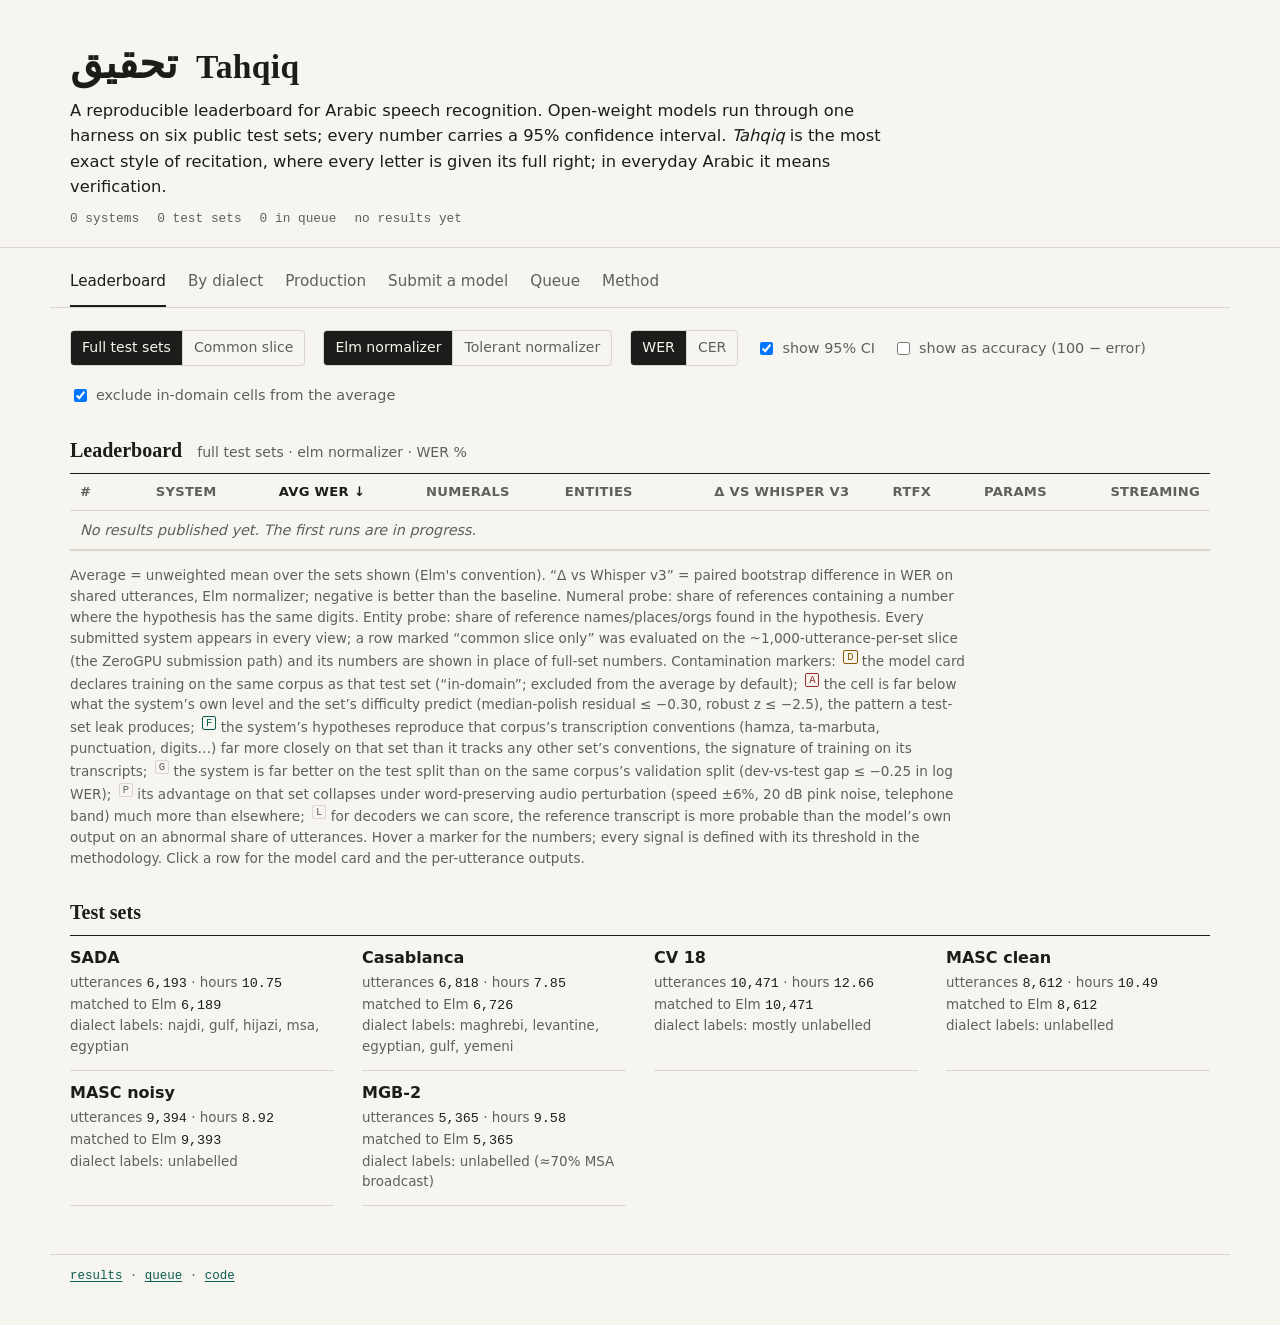
<file: space/index.html>
<!doctype html>
<html lang="en" dir="ltr">
<head>
<meta charset="utf-8">
<meta name="viewport" content="width=device-width, initial-scale=1">
<title>Tahqiq · Arabic ASR Leaderboard</title>
<meta name="description" content="Reproducible Arabic ASR leaderboard: Elm-compatible WER, variant-tolerant WER, numeral and entity probes, 95% confidence intervals, per dataset and per dialect. Submit any open model.">
<link rel="stylesheet" href="styles.css">
</head>
<body>
<header class="hero">
  <div class="wrap">
    <div class="brand"><span class="glyph">تحقيق</span><h1>Tahqiq</h1></div>
    <p class="tag">A reproducible leaderboard for Arabic speech recognition. Open-weight models run through one harness on six public test sets; every number carries a 95% confidence interval. <em>Tahqiq</em> is the most exact style of recitation, where every letter is given its full right; in everyday Arabic it means verification.</p>
    <div class="pills" id="meta-pills"></div>
  </div>
</header>

<nav class="wrap tabs" role="tablist">
  <button class="on" data-tab="board" role="tab">Leaderboard</button>
  <button data-tab="dialects" role="tab">By dialect</button>
  <button data-tab="prod" role="tab">Production</button>
  <button data-tab="submit" role="tab">Submit a model</button>
  <button data-tab="queue" role="tab">Queue</button>
  <button data-tab="method" role="tab">Method</button>
</nav>

<main class="wrap">
  <section id="tab-board" class="tab on">
    <div class="controls">
      <div class="seg" aria-label="Slice"><button class="on" data-slice="full">Full test sets</button><button data-slice="api">Common slice</button></div>
      <div class="seg" aria-label="Normalizer"><button class="on" data-norm="elm">Elm normalizer</button><button data-norm="tolerant">Tolerant normalizer</button></div>
      <div class="seg" aria-label="Metric"><button class="on" data-metric="wer">WER</button><button data-metric="cer">CER</button></div>
      <label class="chk"><input type="checkbox" id="show-ci" checked> show 95% CI</label>
      <label class="chk"><input type="checkbox" id="show-acc"> show as accuracy (100 − error)</label>
      <label class="chk"><input type="checkbox" id="excl-decl" checked> exclude in-domain cells from the average</label>
    </div>
    <h2>Leaderboard <span class="sub" id="lb-sub"></span></h2>
    <div class="scroll"><table id="lb"><thead></thead><tbody></tbody></table></div>
    <p class="note">Average = unweighted mean over the sets shown (Elm's convention). “Δ vs Whisper v3” = paired bootstrap difference in WER on shared utterances, Elm normalizer; negative is better than the baseline. Numeral probe: share of references containing a number where the hypothesis has the same digits. Entity probe: share of reference names/places/orgs found in the hypothesis. Every submitted system appears in every view; a row marked “common slice only” was evaluated on the ~1,000-utterance-per-set slice (the ZeroGPU submission path) and its numbers are shown in place of full-set numbers. Contamination markers: <sup class="flag decl">D</sup> the model card declares training on the same corpus as that test set (“in-domain”; excluded from the average by default); <sup class="flag anom">A</sup> the cell is far below what the system’s own level and the set’s difficulty predict (median-polish residual ≤ −0.30, robust z ≤ −2.5), the pattern a test-set leak produces; <sup class="flag fp">F</sup> the system’s hypotheses reproduce that corpus’s transcription conventions (hamza, ta-marbuta, punctuation, digits…) far more closely on that set than it tracks any other set’s conventions, the signature of training on its transcripts; <sup class="flag">G</sup> the system is far better on the test split than on the same corpus’s validation split (dev-vs-test gap ≤ −0.25 in log WER); <sup class="flag">P</sup> its advantage on that set collapses under word-preserving audio perturbation (speed ±6%, 20 dB pink noise, telephone band) much more than elsewhere; <sup class="flag">L</sup> for decoders we can score, the reference transcript is more probable than the model’s own output on an abnormal share of utterances. Hover a marker for the numbers; every signal is defined with its threshold in the methodology. Click a row for the model card and the per-utterance outputs.</p>
    <h2>Test sets</h2>
    <div class="cards" id="datasets"></div>
  </section>

  <section id="tab-prod" class="tab">
    <h2>Production profile <span class="sub">measured on one H20 (left) · declared from the model card (right)</span></h2>
    <div class="scroll"><table id="prod"><thead></thead><tbody></tbody></table></div>
    <p class="note"><b>Measured:</b> fixed timing slice (~60 utterances, 3 to 15 s), warm, batch 1, concurrency 1, median of 3 passes. RTFx = audio seconds per wall second. Latency = seconds per file (offline), p50 / p95. VRAM = peak allocated. “shared GPU” means other jobs were on the GPU during the measurement. <b>Declared:</b> taken from the model card, not verified by us. <span class="dflt">*</span> the card is silent, so the value is the default for the model's architecture (for example a Whisper fine-tune inherits Whisper's 30 s window and word timestamps). Streaming: native = trained and served for streaming; chunked = offline model usable with chunked pseudo-streaming; hover a value for the card's own wording. Sorted by RTFx.</p>
  </section>

  <section id="tab-dialects" class="tab">
    <h2>By dialect <span class="sub">WER, pooled across sets that carry dialect labels (SADA, Casablanca)</span></h2>
    <div class="scroll"><table id="dialects"><thead></thead><tbody></tbody></table></div>
  </section>

  <section id="tab-submit" class="tab">
    <h2>Submit a model</h2>
    <p>Any public Hugging Face model with a Transformers-native ASR architecture: Whisper, wav2vec2 and HuBERT CTC fine-tunes, Qwen3-ASR, Cohere Transcribe, Voxtral. Repositories that need <code>trust_remote_code</code>, NeMo checkpoints, and weights above 24 GB wait for a maintainer. The submission is evaluated on the common slice (about 1,000 utterances per set) on Hugging Face compute, usually within the hour, and the result is posted in its request thread.</p>
    <div id="auth"><button id="login" class="primary">Sign in with Hugging Face</button><p class="note">The only permission requested is to open a discussion in the request queue on your behalf.</p></div>
    <form id="submit-form" class="form" hidden>
      <p class="note">Signed in as <b id="who"></b>.</p>
      <label>Model id <input name="hf_id" placeholder="owner/model-name" required pattern="[A-Za-z0-9_.\-]+/[A-Za-z0-9_.\-]+"></label>
      <label>Display name (optional) <input name="display_name" placeholder="My Arabic ASR v2"></label>
      <label>Notes (optional) <textarea name="notes" rows="3" placeholder="training data, anything we should know (e.g. trained on SADA train)"></textarea></label>
      <button class="primary" type="submit">Submit</button>
      <p id="submit-msg" class="note"></p>
    </form>
  </section>

  <section id="tab-queue" class="tab">
    <h2>Queue <span class="sub">every submission and its status</span></h2>
    <div class="scroll"><table id="queue"><thead><tr><th>Model</th><th>Status</th><th>Submitted</th><th>By</th><th>Note</th></tr></thead><tbody></tbody></table></div>
  </section>

  <section id="tab-method" class="tab method">
    <h2>Method</h2>
    <p>Every system is run zero-shot, as released, with the decode settings recorded in its <code>run.json</code>. Hypotheses and references go through the same published normalizer. WER and CER are corpus-level. Every number carries a 95% utterance-level percentile bootstrap interval (2,000 resamples). Test sets are the six public ones used by Elm's Open Universal Arabic ASR Leaderboard, reconstructed utterance for utterance from Elm's manifests; audio stays on our machine, only outputs are published. The <em>common slice</em> is a fixed, seeded, dialect-stratified sample of about 1,000 utterances per set.</p>
    <p><b>Normalizers.</b> <code>elm</code> is a line-for-line port of Elm's, tested for string equality against the original, so that column is comparable to Elm's board. <code>tolerant</code> adds NFC, tatweel, alef/alef-maksura/ta-marbuta/hamza folding and a published spelling-variant table.</p>
    <p><b>Probes.</b> Numeral: references with digits or an unambiguous spoken number word, scored on digit-string equality with number words mapped on both sides. Entity: reference PERS/LOC/ORG spans from CAMeL-Lab's NER tagger (score ≥ 0.8, published side file), scored by containment after tolerant normalization.</p>
    <p><b>Scope.</b> Open-weight models and global vendors only. Vendors domiciled in the GCC appear only after written opt-in. This page reports measured values and makes no other claims. Full details, code, manifests and every per-utterance output: <a href="https://github.com/h9-tec/tahqiq">github.com/h9-tec/tahqiq</a> and <a href="https://huggingface.co/datasets/HeshamHaroon/tahqiq-results">tahqiq-results</a>.</p>
  </section>
</main>

<dialog id="card"><div class="card-body"></div><form method="dialog"><button>Close</button></form></dialog>
<footer class="wrap foot" id="foot"></footer>
<script type="module" src="app.js"></script>
</body>
</html>
</file>
<file: space/styles.css>
:root {
  --bg: #f7f5f0; --fg: #1c1c1a; --muted: #605f59; --line: #d9d6ce; --card: #ffffff;
  --accent: #0b5d4e; --accent-2: #8a5a00; --good: #0b5d4e; --bad: #9b2c2c; --ci: #cfd8d5;
  --mono: ui-monospace, SFMono-Regular, Menlo, Consolas, monospace;
  --serif: "Iowan Old Style", "Palatino Linotype", Palatino, Georgia, "Times New Roman", serif;
  --sans: system-ui, -apple-system, "Segoe UI", Roboto, "Noto Sans Arabic", sans-serif;
}
@media (prefers-color-scheme: dark) {
  :root:not([data-theme="light"]) {
    --bg: #121311; --fg: #ebe9e3; --muted: #a2a19a; --line: #2b2c28; --card: #191a17;
    --accent: #7fd1bf; --accent-2: #e0a84a; --good: #7fd1bf; --bad: #f08a8a; --ci: #3a3d39;
  }
}
:root[data-theme="dark"] {
  --bg: #121311; --fg: #ebe9e3; --muted: #a2a19a; --line: #2b2c28; --card: #191a17;
  --accent: #7fd1bf; --accent-2: #e0a84a; --good: #7fd1bf; --bad: #f08a8a; --ci: #3a3d39;
}
* { box-sizing: border-box; }
html { background: var(--bg); }
body { margin: 0; background: var(--bg); color: var(--fg); font: 16px/1.55 var(--sans); }
.wrap { max-width: 1180px; margin: 0 auto; padding: 0 20px; }
a { color: var(--accent); text-decoration: underline; text-decoration-thickness: 1px; text-underline-offset: 2px; }
code { font-family: var(--mono); font-size: .9em; }

/* masthead: a title page, not a hero */
.hero { padding: 44px 0 18px; border-bottom: 1px solid var(--line); }
.brand { display: flex; align-items: baseline; gap: 18px; flex-wrap: wrap; }
.brand h1 { margin: 0; font: 700 2.1rem/1.1 var(--serif); letter-spacing: .01em; }
.glyph { font: 700 2.6rem/1 "Noto Naskh Arabic", "Amiri", "Scheherazade New", var(--serif); direction: rtl; }
.tag { max-width: 820px; margin: 12px 0 0; font-size: 1.02rem; color: var(--fg); }
.tag em { font-style: italic; }
.pills { margin-top: 10px; font-family: var(--mono); font-size: .8rem; color: var(--muted); }
.pill { margin-right: 18px; }
.pill::before { content: none; }

/* navigation */
.tabs { display: flex; gap: 22px; flex-wrap: wrap; margin-top: 10px; border-bottom: 1px solid var(--line); }
.tabs button { background: none; border: 0; border-bottom: 2px solid transparent; padding: 12px 0; font: inherit; font-size: .95rem; color: var(--muted); cursor: pointer; }
.tabs button.on { color: var(--fg); border-bottom-color: var(--fg); }
.tab { display: none; } .tab.on { display: block; }

/* controls */
.controls { display: flex; gap: 18px; flex-wrap: wrap; align-items: center; margin: 22px 0 6px; font-size: .9rem; }
.seg { display: inline-flex; border: 1px solid var(--line); border-radius: 4px; overflow: hidden; }
.seg button { background: transparent; border: 0; color: var(--muted); padding: 6px 11px; cursor: pointer; font: inherit; font-size: .88rem; }
.seg button + button { border-left: 1px solid var(--line); }
.seg button.on { background: var(--fg); color: var(--bg); }
.chk { color: var(--muted); display: inline-flex; gap: 6px; align-items: center; }

h2 { font: 700 1.25rem/1.3 var(--serif); margin: 30px 0 10px; }
h2 .sub { font: 400 .88rem/1.4 var(--sans); color: var(--muted); margin-left: 10px; }

/* tables */
.scroll { overflow-x: auto; border-top: 1px solid var(--fg); border-bottom: 1px solid var(--line); }
table { border-collapse: collapse; width: 100%; font-size: .9rem; }
th, td { padding: 8px 10px; border-bottom: 1px solid var(--line); text-align: right; white-space: nowrap; vertical-align: top; }
th { position: sticky; top: 0; background: var(--bg); font-weight: 600; cursor: pointer; user-select: none; font-size: .82rem; letter-spacing: .02em; text-transform: uppercase; color: var(--muted); }
th.sorted { color: var(--fg); }
th.sorted::after { content: " ↓"; }
th:first-child, td:first-child { text-align: left; position: sticky; left: 0; background: var(--bg); }
th.measured, th.declared { color: var(--muted); }
tbody tr { cursor: pointer; }
tbody tr:hover td { background: color-mix(in srgb, var(--fg) 4%, var(--bg)); }
.model { font-weight: 600; }
.kind { display: block; font-size: .72rem; color: var(--muted); font-family: var(--mono); margin-top: 2px; }
.num { font-family: var(--mono); font-variant-numeric: tabular-nums; }
.ci { display: block; font-size: .72rem; color: var(--muted); font-family: var(--mono); }
.bar { display: inline-block; height: 3px; background: var(--ci); vertical-align: middle; margin-left: 8px; position: relative; width: 60px; }
.bar i { position: absolute; top: -3px; width: 2px; height: 9px; background: var(--fg); }
.bar b { position: absolute; top: 0; height: 3px; background: var(--fg); opacity: .35; }
.delta.neg { color: var(--good); } .delta.pos { color: var(--bad); }
.pending { color: var(--muted); font-style: italic; }
.note { color: var(--muted); font-size: .85rem; max-width: 900px; }

/* dataset cards: plain definition rows */
.cards { display: grid; grid-template-columns: repeat(auto-fill, minmax(230px, 1fr)); gap: 0 28px; border-top: 1px solid var(--fg); }
.card { padding: 12px 0; border-bottom: 1px solid var(--line); }
.card h3 { margin: 0 0 4px; font: 600 1rem/1.3 var(--sans); }
.card .kv { font-size: .84rem; color: var(--muted); }
.card .kv b { color: var(--fg); font-family: var(--mono); font-weight: 500; }

/* forms */
.form { display: grid; gap: 14px; max-width: 560px; margin-top: 14px; }
.form label { display: grid; gap: 4px; font-size: .9rem; color: var(--muted); }
.form input, .form textarea { font: inherit; padding: 8px 10px; border: 1px solid var(--line); border-radius: 3px; background: var(--card); color: var(--fg); }
button.primary { background: var(--fg); color: var(--bg); border: 0; border-radius: 3px; padding: 9px 16px; font: inherit; font-weight: 600; cursor: pointer; }
.status { font-family: var(--mono); font-size: .75rem; }
.s-DONE { color: var(--good); } .s-FAILED { color: var(--bad); } .s-RUNNING, .s-NEEDS_REVIEW { color: var(--accent-2); } .s-QUEUED, .s-PENDING, .s-APPROVED { color: var(--muted); }

.method p { max-width: 820px; }
.policy { border-left: 2px solid var(--line); padding-left: 14px; color: var(--muted); }

dialog { border: 1px solid var(--line); border-radius: 4px; background: var(--card); color: var(--fg); max-width: 640px; width: calc(100% - 32px); padding: 20px 22px; }
dialog::backdrop { background: rgba(0,0,0,.4); }
dialog h3 { margin: 0 0 10px; font: 700 1.1rem var(--serif); }
dialog dl { display: grid; grid-template-columns: max-content 1fr; gap: 4px 14px; font-size: .88rem; }
dialog dt { color: var(--muted); } dialog dd { margin: 0; font-family: var(--mono); word-break: break-all; }
dialog form { margin-top: 14px; text-align: right; }
dialog button { background: var(--fg); color: var(--bg); border: 0; border-radius: 3px; padding: 7px 14px; font: inherit; cursor: pointer; }

.foot { margin: 48px auto 36px; color: var(--muted); font-size: .78rem; font-family: var(--mono); border-top: 1px solid var(--line); padding-top: 12px; }
@media (max-width: 640px) { .brand h1 { font-size: 1.6rem; } .glyph { font-size: 2rem; } th, td { padding: 6px 8px; } }

.flag { font-family: var(--mono); font-size: .66rem; margin-left: 3px; padding: 0 3px; border: 1px solid var(--line); border-radius: 2px; color: var(--muted); }
.flag.decl { border-color: var(--accent-2); color: var(--accent-2); }
.flag.anom { border-color: var(--bad); color: var(--bad); }
td.excluded { color: var(--muted); }
.flag.fp { border-color: var(--accent); color: var(--accent); }

.dflt { color: var(--muted); margin-left: 1px; cursor: help; }
.decl-note { border-bottom: 1px dotted var(--muted); cursor: help; }
.kind.nc { color: var(--accent-2); }
</file>
